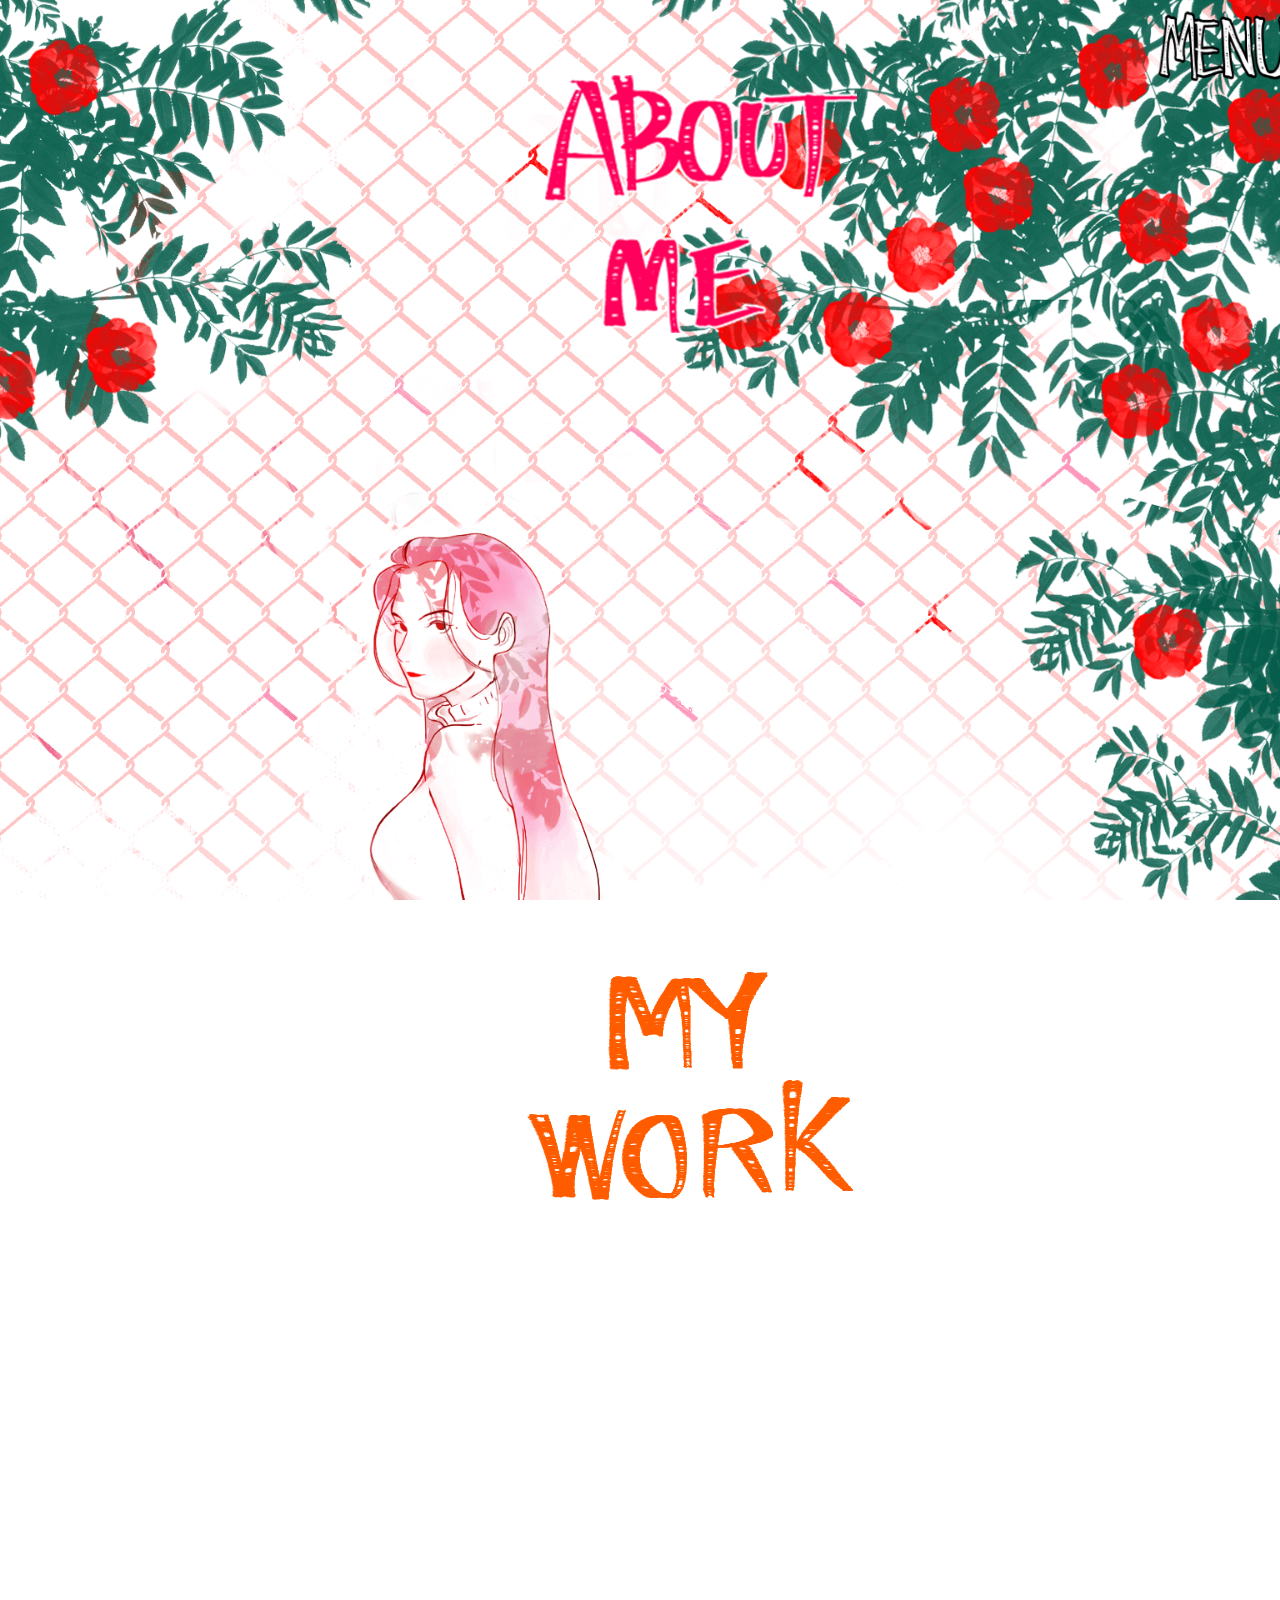
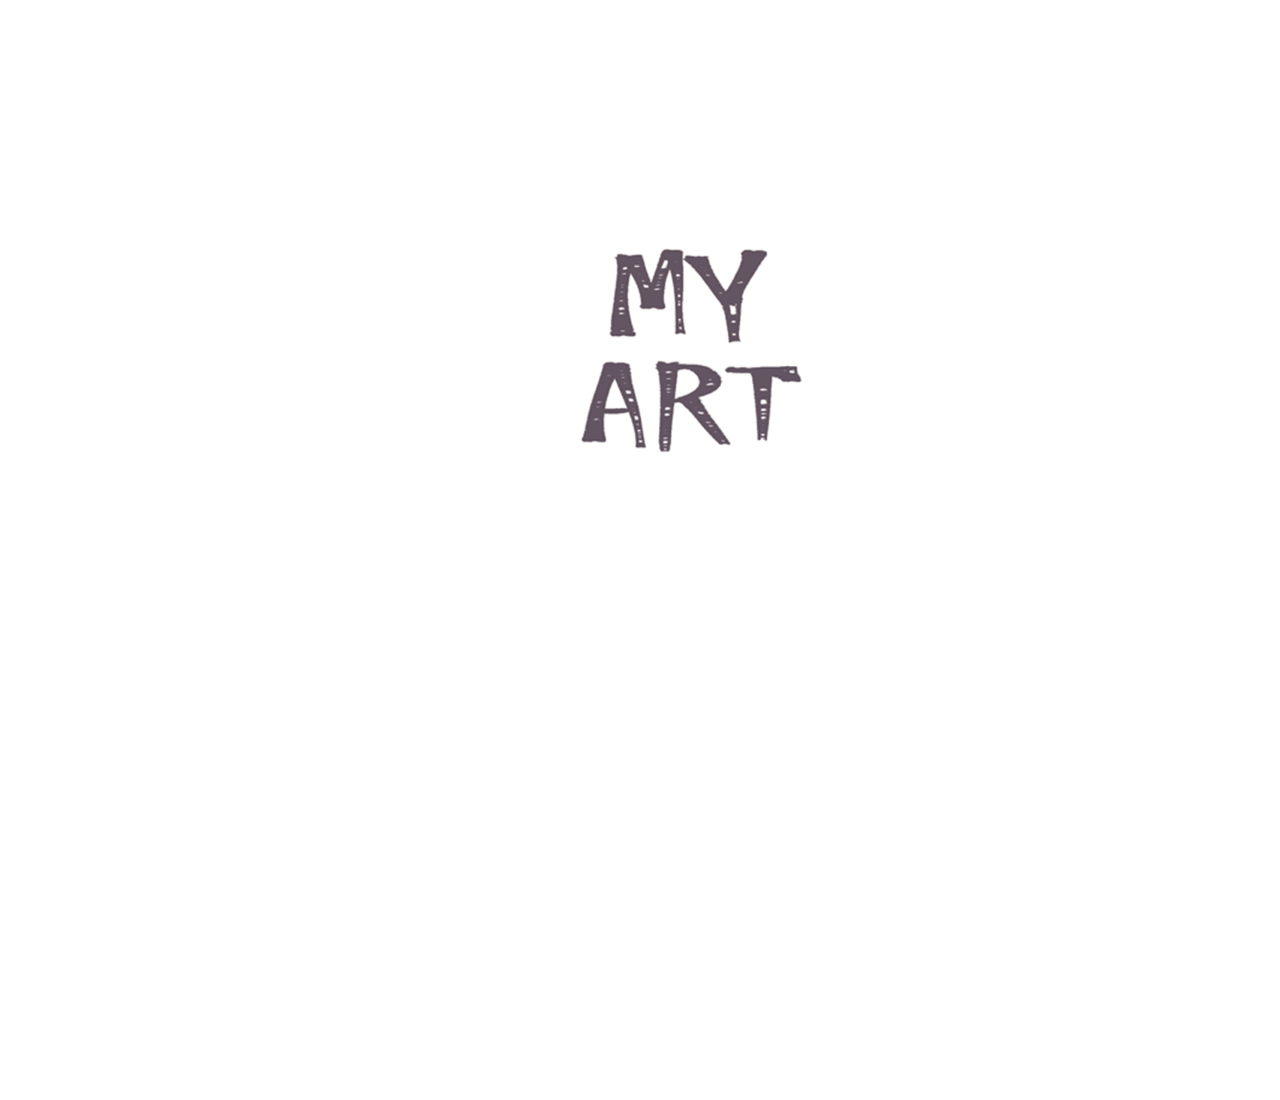
<file: index.html>
<!DOCTYPE html>
<html lang="ko">
	<head>

		<meta charset="UTF-8">
			<title>이유신의 포트폴리오</title>
				<link rel="stylesheet" type="text/css" href="common/reset.css">
				<script src="common/prefixfree.min.js"></script>
				<script src="common/jquery-3.3.1.min.js"></script>
				<script src="common/jquery-ui.min.js"></script>
				<script src="common/jquery.mousewheel.min.js"></script>
				<script src="parallaxScrollweb.js"></script>
	

				


				<style>
			html,body{height:100%}

			article:nth-child(1){background-image:url("image/아침.png");}
			article:nth-child(2){background-image:url("image/점심.jpg");}
			article:nth-child(3){background-image:url("image/저녁.png");}
			article{ width:100; height: 900px;
					 background-size: cover;
					 background-position: right center;
					 background-attachment:fixed;
					 position:relative; overflow:hidden;}


			section{ width:290px; height:250px; 
				position:absolute; left:41%;top:10%;}
		
			
			.aaa{background-size:cover;background-image:url("image/aboutme-text.png");width:400px; height:400px; top:0%; left:39%}			
			.bbb{background-size:cover;background-image:url("image/mywork-text.png"); width:400px; height:400px; left:39%;
			top:0%;}			
			.ccc{background-size:cover;background-image:url("image/myart-text.png"); width:300px; height:300px;
			top:0%; left:42%}

			section:hover{transform:scale(1.2);  transform-origin:50%;  transition:.2s;}

			
			.menu { width:250px; position:absolute; top:10px; right:10px; z-index:999; cursor:pointer; position:fixed;}
			.menu img { width:150px; height:100px;top:0%; left:90%; position:fixed; }
			nav { position:fixed; width:306px; height:100%; right:-306px; top:0; z-index:9999; background:url(image/long.png) no-repeat;}
			nav .gnb { position:absolute; top:150px; left:40px; }
			nav li { margin:20px 0; cursor:pointer;}
			nav .gnb img { width:240px; }

				
			.open{ position:absolute; background-image:url('image/menuback.png'); width:140px; height:150px; bottom:-20px; right:-10px; z-index:999; cursor:pointer;}


			

		</style>
			
	</head>

		
	<body>	

			<p class="menu"><img src="image/menu.png" alt="menu"></p> 
			<nav>
				<div class="open"><img src="../image/menuback.png" alt=""></div>   
    
    		<ul class="gnb">
    			<li><a href="page/aboutme.html"><img src="image/sidemenu1-1.png"></a></li>
    			<li><a href="page/mywork.html"><img src="image/sidemenu2-2.png"></a></li>
    			<li><a href="page/myart.html"><img src="image/sidemenu3-3.png"></a></li>
    		</ul>
        
        
        
    	</nav>

		<div>
			<article>
			<a href="page/aboutme.html"><section class="aaa"></section></a>
		    </article>

		    <article>
		
			<a href="page/mywork.html"><section class="bbb"></section></a>
		    </article>

			<article>
			
			<a href="page/myart.html"><section class="ccc"></section></a>
		    </article>

		</div>

			
			
		
	</body>
	<script>
			$(".open").click(function(){
				$("nav").animate({ right:-306 },400);
			});
			$(".menu").click(function(){
				$("nav").animate({ right:0 },400);
			});



			$('.menu').mouseenter(function(){
				$('.menu>img').attr("src","image/menuhover.png");
			});

			$('.menu').mouseleave(function(){
				$('.menu>img').attr("src","image/menu.png");
			});


			$('.open').mouseenter(function(){
				$('.open>img').attr("src","image/backhover.png");
			});

			$('.open').mouseleave(function(){
				$('.open>img').attr("src","image/menuback.png");
			});
	</script>		
</html>
</file>
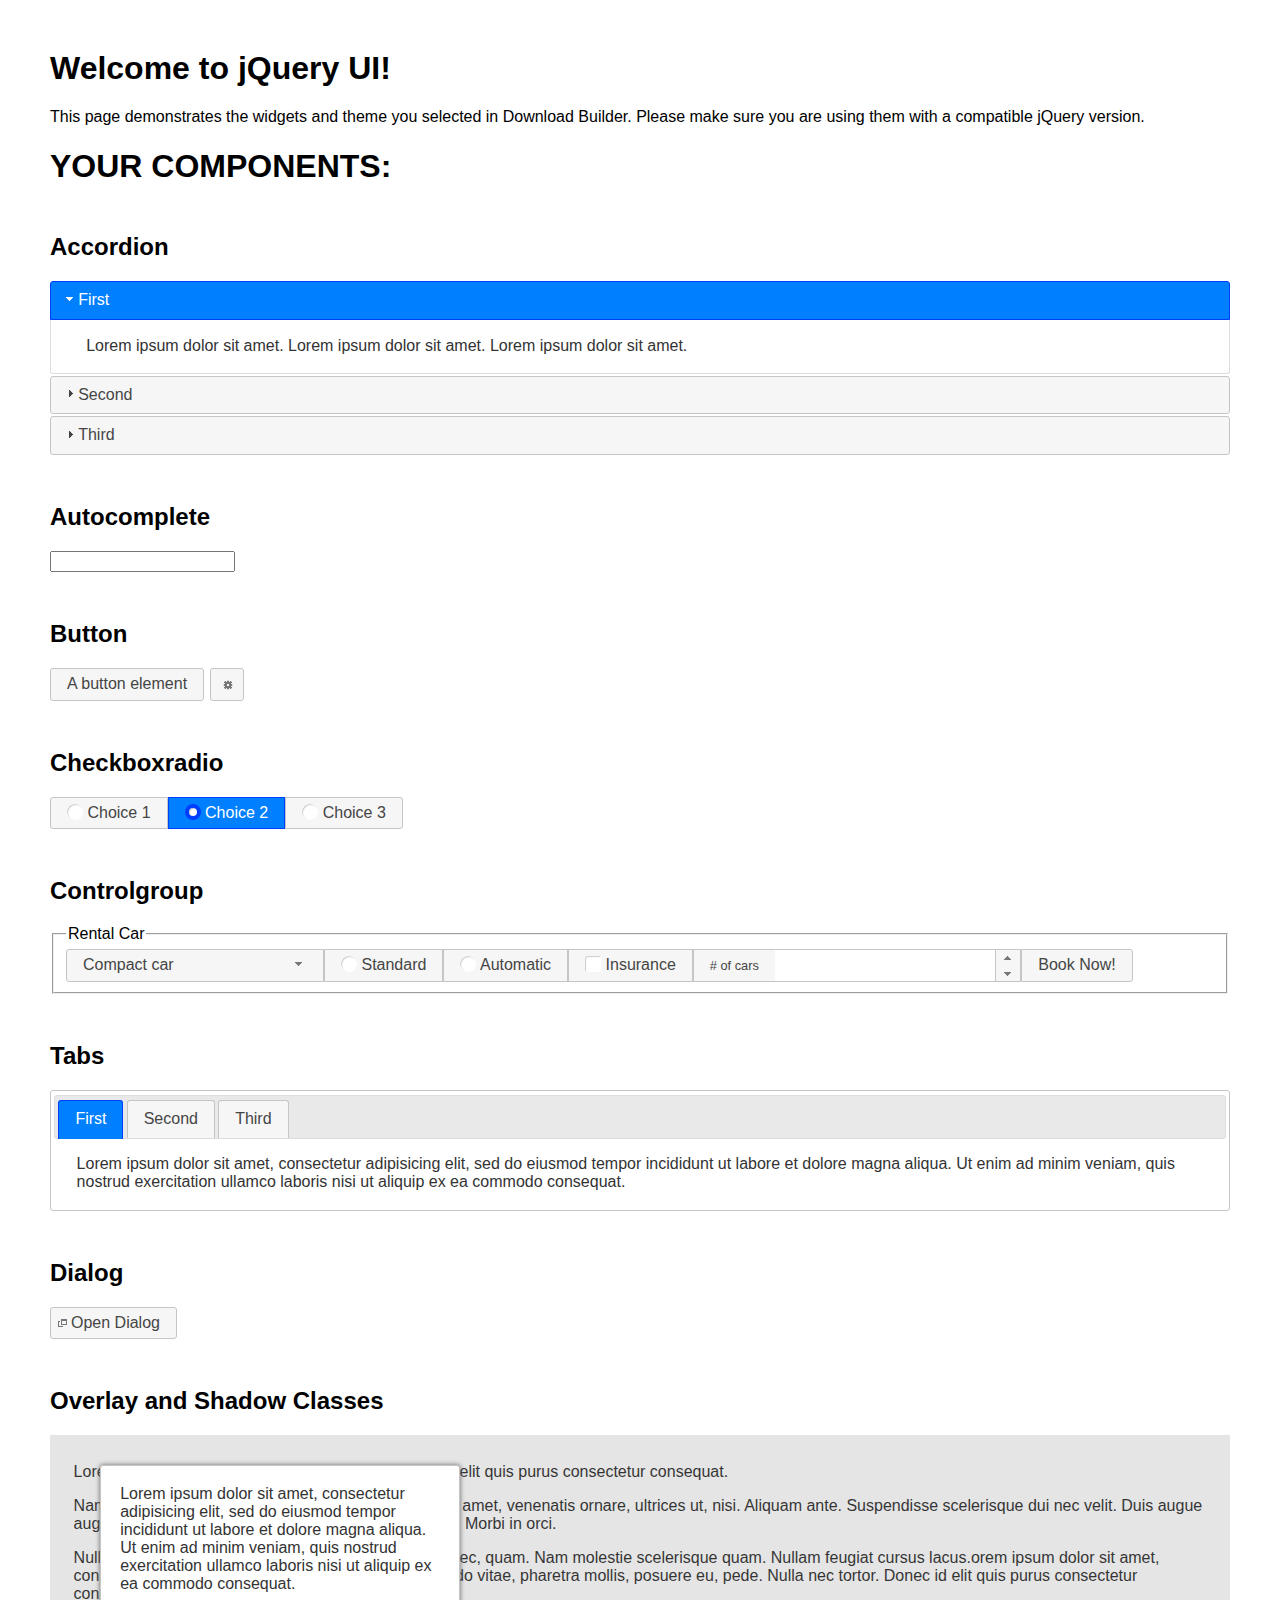
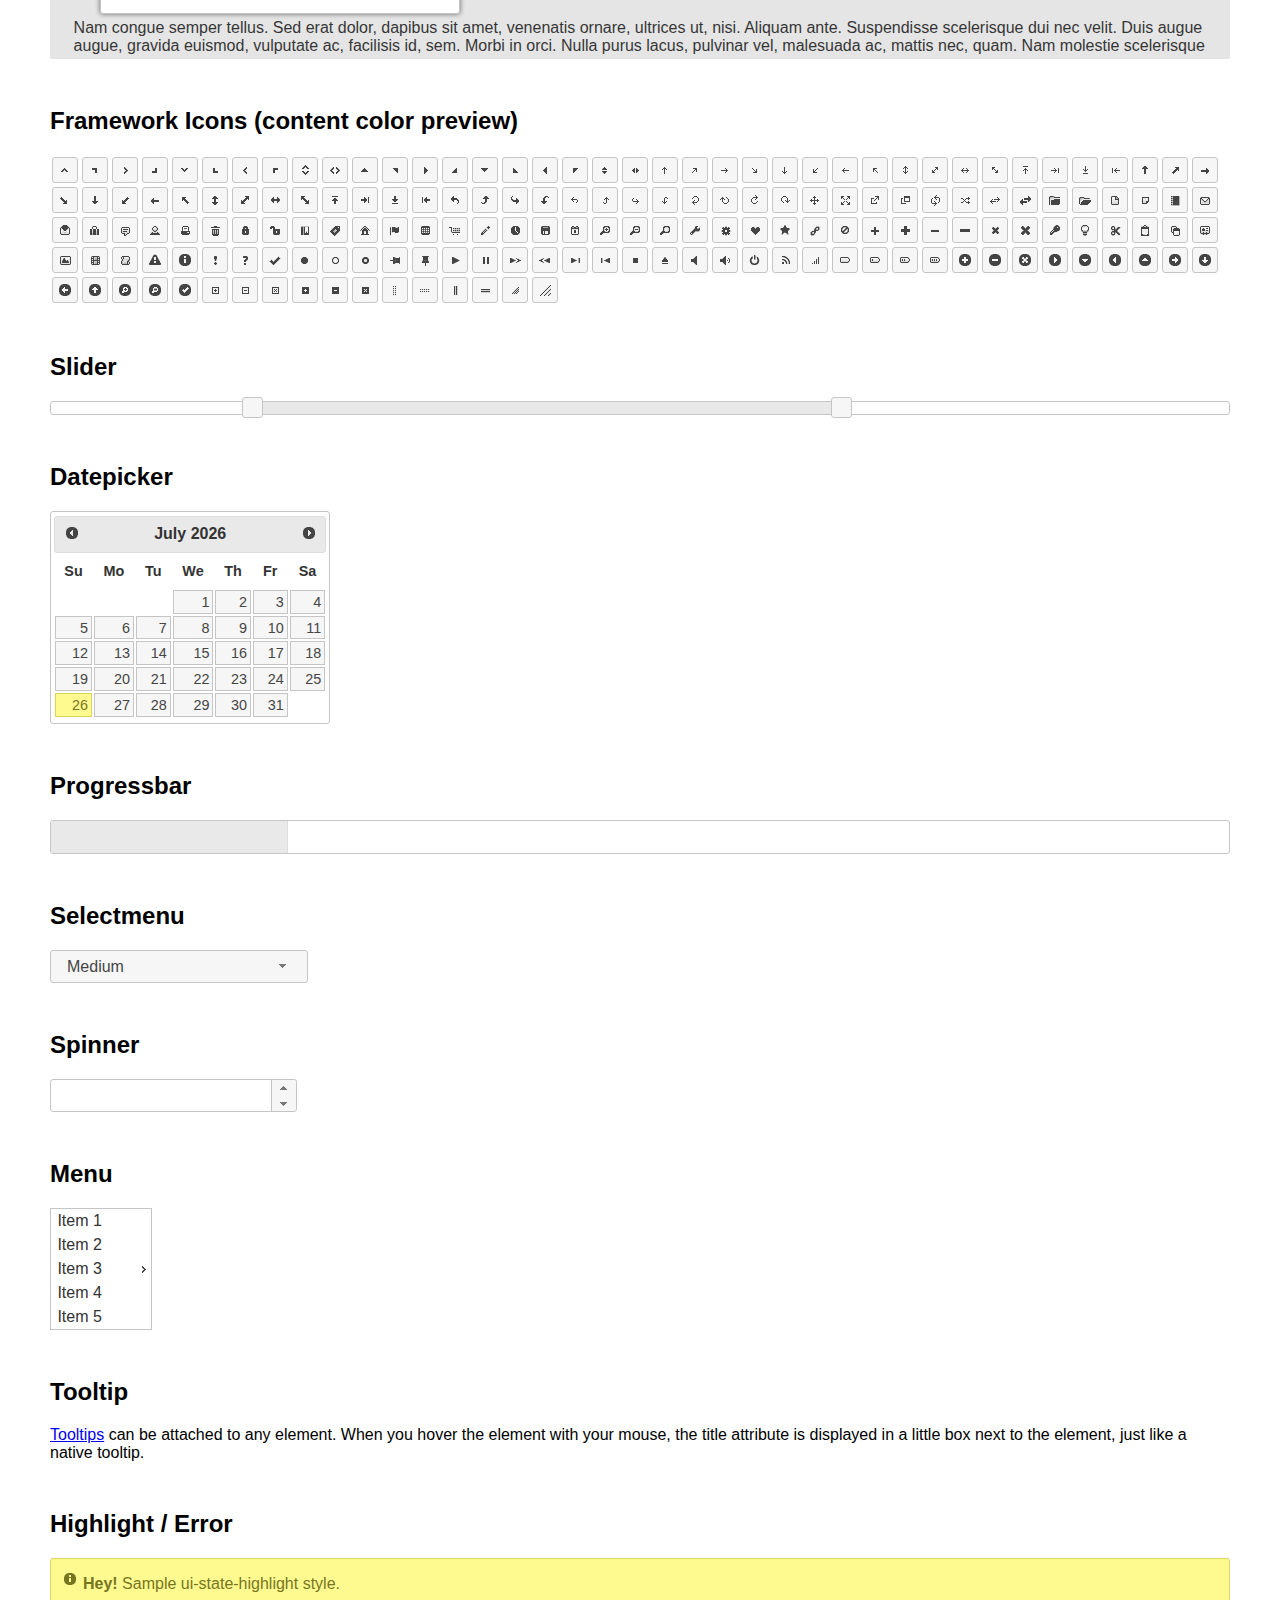
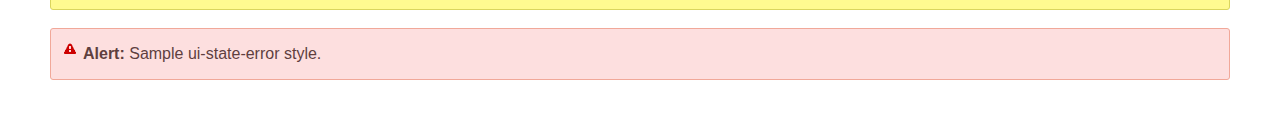
<file: common/jquery-ui-1.12.1.custom/index.html>
<!doctype html>
<html lang="us">
<head>
	<meta charset="utf-8">
	<title>jQuery UI Example Page</title>
	<link href="jquery-ui.css" rel="stylesheet">
	<style>
	body{
		font-family: "Trebuchet MS", sans-serif;
		margin: 50px;
	}
	.demoHeaders {
		margin-top: 2em;
	}
	#dialog-link {
		padding: .4em 1em .4em 20px;
		text-decoration: none;
		position: relative;
	}
	#dialog-link span.ui-icon {
		margin: 0 5px 0 0;
		position: absolute;
		left: .2em;
		top: 50%;
		margin-top: -8px;
	}
	#icons {
		margin: 0;
		padding: 0;
	}
	#icons li {
		margin: 2px;
		position: relative;
		padding: 4px 0;
		cursor: pointer;
		float: left;
		list-style: none;
	}
	#icons span.ui-icon {
		float: left;
		margin: 0 4px;
	}
	.fakewindowcontain .ui-widget-overlay {
		position: absolute;
	}
	select {
		width: 200px;
	}
	</style>
</head>
<body>

<h1>Welcome to jQuery UI!</h1>

<div class="ui-widget">
	<p>This page demonstrates the widgets and theme you selected in Download Builder. Please make sure you are using them with a compatible jQuery version.</p>
</div>

<h1>YOUR COMPONENTS:</h1>


<!-- Accordion -->
<h2 class="demoHeaders">Accordion</h2>
<div id="accordion">
	<h3>First</h3>
	<div>Lorem ipsum dolor sit amet. Lorem ipsum dolor sit amet. Lorem ipsum dolor sit amet.</div>
	<h3>Second</h3>
	<div>Phasellus mattis tincidunt nibh.</div>
	<h3>Third</h3>
	<div>Nam dui erat, auctor a, dignissim quis.</div>
</div>



<!-- Autocomplete -->
<h2 class="demoHeaders">Autocomplete</h2>
<div>
	<input id="autocomplete" title="type &quot;a&quot;">
</div>



<!-- Button -->
<h2 class="demoHeaders">Button</h2>
<button id="button">A button element</button>
<button id="button-icon">An icon-only button</button>



<!-- Checkboxradio -->
<h2 class="demoHeaders">Checkboxradio</h2>
<form style="margin-top: 1em;">
	<div id="radioset">
		<input type="radio" id="radio1" name="radio"><label for="radio1">Choice 1</label>
		<input type="radio" id="radio2" name="radio" checked="checked"><label for="radio2">Choice 2</label>
		<input type="radio" id="radio3" name="radio"><label for="radio3">Choice 3</label>
	</div>
</form>



<!-- Controlgroup -->
<h2 class="demoHeaders">Controlgroup</h2>
<fieldset>
	<legend>Rental Car</legend>
	<div id="controlgroup">
		<select id="car-type">
			<option>Compact car</option>
			<option>Midsize car</option>
			<option>Full size car</option>
			<option>SUV</option>
			<option>Luxury</option>
			<option>Truck</option>
			<option>Van</option>
		</select>
		<label for="transmission-standard">Standard</label>
		<input type="radio" name="transmission" id="transmission-standard">
		<label for="transmission-automatic">Automatic</label>
		<input type="radio" name="transmission" id="transmission-automatic">
		<label for="insurance">Insurance</label>
		<input type="checkbox" name="insurance" id="insurance">
		<label for="horizontal-spinner" class="ui-controlgroup-label"># of cars</label>
		<input id="horizontal-spinner" class="ui-spinner-input">
		<button>Book Now!</button>
	</div>
</fieldset>



<!-- Tabs -->
<h2 class="demoHeaders">Tabs</h2>
<div id="tabs">
	<ul>
		<li><a href="#tabs-1">First</a></li>
		<li><a href="#tabs-2">Second</a></li>
		<li><a href="#tabs-3">Third</a></li>
	</ul>
	<div id="tabs-1">Lorem ipsum dolor sit amet, consectetur adipisicing elit, sed do eiusmod tempor incididunt ut labore et dolore magna aliqua. Ut enim ad minim veniam, quis nostrud exercitation ullamco laboris nisi ut aliquip ex ea commodo consequat.</div>
	<div id="tabs-2">Phasellus mattis tincidunt nibh. Cras orci urna, blandit id, pretium vel, aliquet ornare, felis. Maecenas scelerisque sem non nisl. Fusce sed lorem in enim dictum bibendum.</div>
	<div id="tabs-3">Nam dui erat, auctor a, dignissim quis, sollicitudin eu, felis. Pellentesque nisi urna, interdum eget, sagittis et, consequat vestibulum, lacus. Mauris porttitor ullamcorper augue.</div>
</div>



<h2 class="demoHeaders">Dialog</h2>
<p>
	<button id="dialog-link" class="ui-button ui-corner-all ui-widget">
		<span class="ui-icon ui-icon-newwin"></span>Open Dialog
	</button>
</p>

<h2 class="demoHeaders">Overlay and Shadow Classes</h2>
<div style="position: relative; width: 96%; height: 200px; padding:1% 2%; overflow:hidden;" class="fakewindowcontain">
	<p>Lorem ipsum dolor sit amet,  Nulla nec tortor. Donec id elit quis purus consectetur consequat. </p><p>Nam congue semper tellus. Sed erat dolor, dapibus sit amet, venenatis ornare, ultrices ut, nisi. Aliquam ante. Suspendisse scelerisque dui nec velit. Duis augue augue, gravida euismod, vulputate ac, facilisis id, sem. Morbi in orci. </p><p>Nulla purus lacus, pulvinar vel, malesuada ac, mattis nec, quam. Nam molestie scelerisque quam. Nullam feugiat cursus lacus.orem ipsum dolor sit amet, consectetur adipiscing elit. Donec libero risus, commodo vitae, pharetra mollis, posuere eu, pede. Nulla nec tortor. Donec id elit quis purus consectetur consequat. </p><p>Nam congue semper tellus. Sed erat dolor, dapibus sit amet, venenatis ornare, ultrices ut, nisi. Aliquam ante. Suspendisse scelerisque dui nec velit. Duis augue augue, gravida euismod, vulputate ac, facilisis id, sem. Morbi in orci. Nulla purus lacus, pulvinar vel, malesuada ac, mattis nec, quam. Nam molestie scelerisque quam. </p><p>Nullam feugiat cursus lacus.orem ipsum dolor sit amet, consectetur adipiscing elit. Donec libero risus, commodo vitae, pharetra mollis, posuere eu, pede. Nulla nec tortor. Donec id elit quis purus consectetur consequat. Nam congue semper tellus. Sed erat dolor, dapibus sit amet, venenatis ornare, ultrices ut, nisi. Aliquam ante. </p><p>Suspendisse scelerisque dui nec velit. Duis augue augue, gravida euismod, vulputate ac, facilisis id, sem. Morbi in orci. Nulla purus lacus, pulvinar vel, malesuada ac, mattis nec, quam. Nam molestie scelerisque quam. Nullam feugiat cursus lacus.orem ipsum dolor sit amet, consectetur adipiscing elit. Donec libero risus, commodo vitae, pharetra mollis, posuere eu, pede. Nulla nec tortor. Donec id elit quis purus consectetur consequat. Nam congue semper tellus. Sed erat dolor, dapibus sit amet, venenatis ornare, ultrices ut, nisi. </p>

	<!-- ui-dialog -->
	<div class="ui-widget-overlay ui-front"></div>
	<div style="position: absolute; width: 320px; left: 50px; top: 30px; padding: 1.2em" class="ui-widget ui-front ui-widget-content ui-corner-all ui-widget-shadow">
		Lorem ipsum dolor sit amet, consectetur adipisicing elit, sed do eiusmod tempor incididunt ut labore et dolore magna aliqua. Ut enim ad minim veniam, quis nostrud exercitation ullamco laboris nisi ut aliquip ex ea commodo consequat.
	</div>

</div>

<!-- ui-dialog -->
<div id="dialog" title="Dialog Title">
	<p>Lorem ipsum dolor sit amet, consectetur adipisicing elit, sed do eiusmod tempor incididunt ut labore et dolore magna aliqua. Ut enim ad minim veniam, quis nostrud exercitation ullamco laboris nisi ut aliquip ex ea commodo consequat.</p>
</div>



<h2 class="demoHeaders">Framework Icons (content color preview)</h2>
<ul id="icons" class="ui-widget ui-helper-clearfix">
	<li class="ui-state-default ui-corner-all" title=".ui-icon-caret-1-n"><span class="ui-icon ui-icon-caret-1-n"></span></li>
	<li class="ui-state-default ui-corner-all" title=".ui-icon-caret-1-ne"><span class="ui-icon ui-icon-caret-1-ne"></span></li>
	<li class="ui-state-default ui-corner-all" title=".ui-icon-caret-1-e"><span class="ui-icon ui-icon-caret-1-e"></span></li>
	<li class="ui-state-default ui-corner-all" title=".ui-icon-caret-1-se"><span class="ui-icon ui-icon-caret-1-se"></span></li>
	<li class="ui-state-default ui-corner-all" title=".ui-icon-caret-1-s"><span class="ui-icon ui-icon-caret-1-s"></span></li>
	<li class="ui-state-default ui-corner-all" title=".ui-icon-caret-1-sw"><span class="ui-icon ui-icon-caret-1-sw"></span></li>
	<li class="ui-state-default ui-corner-all" title=".ui-icon-caret-1-w"><span class="ui-icon ui-icon-caret-1-w"></span></li>
	<li class="ui-state-default ui-corner-all" title=".ui-icon-caret-1-nw"><span class="ui-icon ui-icon-caret-1-nw"></span></li>
	<li class="ui-state-default ui-corner-all" title=".ui-icon-caret-2-n-s"><span class="ui-icon ui-icon-caret-2-n-s"></span></li>
	<li class="ui-state-default ui-corner-all" title=".ui-icon-caret-2-e-w"><span class="ui-icon ui-icon-caret-2-e-w"></span></li>
	<li class="ui-state-default ui-corner-all" title=".ui-icon-triangle-1-n"><span class="ui-icon ui-icon-triangle-1-n"></span></li>
	<li class="ui-state-default ui-corner-all" title=".ui-icon-triangle-1-ne"><span class="ui-icon ui-icon-triangle-1-ne"></span></li>
	<li class="ui-state-default ui-corner-all" title=".ui-icon-triangle-1-e"><span class="ui-icon ui-icon-triangle-1-e"></span></li>
	<li class="ui-state-default ui-corner-all" title=".ui-icon-triangle-1-se"><span class="ui-icon ui-icon-triangle-1-se"></span></li>
	<li class="ui-state-default ui-corner-all" title=".ui-icon-triangle-1-s"><span class="ui-icon ui-icon-triangle-1-s"></span></li>
	<li class="ui-state-default ui-corner-all" title=".ui-icon-triangle-1-sw"><span class="ui-icon ui-icon-triangle-1-sw"></span></li>
	<li class="ui-state-default ui-corner-all" title=".ui-icon-triangle-1-w"><span class="ui-icon ui-icon-triangle-1-w"></span></li>
	<li class="ui-state-default ui-corner-all" title=".ui-icon-triangle-1-nw"><span class="ui-icon ui-icon-triangle-1-nw"></span></li>
	<li class="ui-state-default ui-corner-all" title=".ui-icon-triangle-2-n-s"><span class="ui-icon ui-icon-triangle-2-n-s"></span></li>
	<li class="ui-state-default ui-corner-all" title=".ui-icon-triangle-2-e-w"><span class="ui-icon ui-icon-triangle-2-e-w"></span></li>
	<li class="ui-state-default ui-corner-all" title=".ui-icon-arrow-1-n"><span class="ui-icon ui-icon-arrow-1-n"></span></li>
	<li class="ui-state-default ui-corner-all" title=".ui-icon-arrow-1-ne"><span class="ui-icon ui-icon-arrow-1-ne"></span></li>
	<li class="ui-state-default ui-corner-all" title=".ui-icon-arrow-1-e"><span class="ui-icon ui-icon-arrow-1-e"></span></li>
	<li class="ui-state-default ui-corner-all" title=".ui-icon-arrow-1-se"><span class="ui-icon ui-icon-arrow-1-se"></span></li>
	<li class="ui-state-default ui-corner-all" title=".ui-icon-arrow-1-s"><span class="ui-icon ui-icon-arrow-1-s"></span></li>
	<li class="ui-state-default ui-corner-all" title=".ui-icon-arrow-1-sw"><span class="ui-icon ui-icon-arrow-1-sw"></span></li>
	<li class="ui-state-default ui-corner-all" title=".ui-icon-arrow-1-w"><span class="ui-icon ui-icon-arrow-1-w"></span></li>
	<li class="ui-state-default ui-corner-all" title=".ui-icon-arrow-1-nw"><span class="ui-icon ui-icon-arrow-1-nw"></span></li>
	<li class="ui-state-default ui-corner-all" title=".ui-icon-arrow-2-n-s"><span class="ui-icon ui-icon-arrow-2-n-s"></span></li>
	<li class="ui-state-default ui-corner-all" title=".ui-icon-arrow-2-ne-sw"><span class="ui-icon ui-icon-arrow-2-ne-sw"></span></li>
	<li class="ui-state-default ui-corner-all" title=".ui-icon-arrow-2-e-w"><span class="ui-icon ui-icon-arrow-2-e-w"></span></li>
	<li class="ui-state-default ui-corner-all" title=".ui-icon-arrow-2-se-nw"><span class="ui-icon ui-icon-arrow-2-se-nw"></span></li>
	<li class="ui-state-default ui-corner-all" title=".ui-icon-arrowstop-1-n"><span class="ui-icon ui-icon-arrowstop-1-n"></span></li>
	<li class="ui-state-default ui-corner-all" title=".ui-icon-arrowstop-1-e"><span class="ui-icon ui-icon-arrowstop-1-e"></span></li>
	<li class="ui-state-default ui-corner-all" title=".ui-icon-arrowstop-1-s"><span class="ui-icon ui-icon-arrowstop-1-s"></span></li>
	<li class="ui-state-default ui-corner-all" title=".ui-icon-arrowstop-1-w"><span class="ui-icon ui-icon-arrowstop-1-w"></span></li>
	<li class="ui-state-default ui-corner-all" title=".ui-icon-arrowthick-1-n"><span class="ui-icon ui-icon-arrowthick-1-n"></span></li>
	<li class="ui-state-default ui-corner-all" title=".ui-icon-arrowthick-1-ne"><span class="ui-icon ui-icon-arrowthick-1-ne"></span></li>
	<li class="ui-state-default ui-corner-all" title=".ui-icon-arrowthick-1-e"><span class="ui-icon ui-icon-arrowthick-1-e"></span></li>
	<li class="ui-state-default ui-corner-all" title=".ui-icon-arrowthick-1-se"><span class="ui-icon ui-icon-arrowthick-1-se"></span></li>
	<li class="ui-state-default ui-corner-all" title=".ui-icon-arrowthick-1-s"><span class="ui-icon ui-icon-arrowthick-1-s"></span></li>
	<li class="ui-state-default ui-corner-all" title=".ui-icon-arrowthick-1-sw"><span class="ui-icon ui-icon-arrowthick-1-sw"></span></li>
	<li class="ui-state-default ui-corner-all" title=".ui-icon-arrowthick-1-w"><span class="ui-icon ui-icon-arrowthick-1-w"></span></li>
	<li class="ui-state-default ui-corner-all" title=".ui-icon-arrowthick-1-nw"><span class="ui-icon ui-icon-arrowthick-1-nw"></span></li>
	<li class="ui-state-default ui-corner-all" title=".ui-icon-arrowthick-2-n-s"><span class="ui-icon ui-icon-arrowthick-2-n-s"></span></li>
	<li class="ui-state-default ui-corner-all" title=".ui-icon-arrowthick-2-ne-sw"><span class="ui-icon ui-icon-arrowthick-2-ne-sw"></span></li>
	<li class="ui-state-default ui-corner-all" title=".ui-icon-arrowthick-2-e-w"><span class="ui-icon ui-icon-arrowthick-2-e-w"></span></li>
	<li class="ui-state-default ui-corner-all" title=".ui-icon-arrowthick-2-se-nw"><span class="ui-icon ui-icon-arrowthick-2-se-nw"></span></li>
	<li class="ui-state-default ui-corner-all" title=".ui-icon-arrowthickstop-1-n"><span class="ui-icon ui-icon-arrowthickstop-1-n"></span></li>
	<li class="ui-state-default ui-corner-all" title=".ui-icon-arrowthickstop-1-e"><span class="ui-icon ui-icon-arrowthickstop-1-e"></span></li>
	<li class="ui-state-default ui-corner-all" title=".ui-icon-arrowthickstop-1-s"><span class="ui-icon ui-icon-arrowthickstop-1-s"></span></li>
	<li class="ui-state-default ui-corner-all" title=".ui-icon-arrowthickstop-1-w"><span class="ui-icon ui-icon-arrowthickstop-1-w"></span></li>
	<li class="ui-state-default ui-corner-all" title=".ui-icon-arrowreturnthick-1-w"><span class="ui-icon ui-icon-arrowreturnthick-1-w"></span></li>
	<li class="ui-state-default ui-corner-all" title=".ui-icon-arrowreturnthick-1-n"><span class="ui-icon ui-icon-arrowreturnthick-1-n"></span></li>
	<li class="ui-state-default ui-corner-all" title=".ui-icon-arrowreturnthick-1-e"><span class="ui-icon ui-icon-arrowreturnthick-1-e"></span></li>
	<li class="ui-state-default ui-corner-all" title=".ui-icon-arrowreturnthick-1-s"><span class="ui-icon ui-icon-arrowreturnthick-1-s"></span></li>
	<li class="ui-state-default ui-corner-all" title=".ui-icon-arrowreturn-1-w"><span class="ui-icon ui-icon-arrowreturn-1-w"></span></li>
	<li class="ui-state-default ui-corner-all" title=".ui-icon-arrowreturn-1-n"><span class="ui-icon ui-icon-arrowreturn-1-n"></span></li>
	<li class="ui-state-default ui-corner-all" title=".ui-icon-arrowreturn-1-e"><span class="ui-icon ui-icon-arrowreturn-1-e"></span></li>
	<li class="ui-state-default ui-corner-all" title=".ui-icon-arrowreturn-1-s"><span class="ui-icon ui-icon-arrowreturn-1-s"></span></li>
	<li class="ui-state-default ui-corner-all" title=".ui-icon-arrowrefresh-1-w"><span class="ui-icon ui-icon-arrowrefresh-1-w"></span></li>
	<li class="ui-state-default ui-corner-all" title=".ui-icon-arrowrefresh-1-n"><span class="ui-icon ui-icon-arrowrefresh-1-n"></span></li>
	<li class="ui-state-default ui-corner-all" title=".ui-icon-arrowrefresh-1-e"><span class="ui-icon ui-icon-arrowrefresh-1-e"></span></li>
	<li class="ui-state-default ui-corner-all" title=".ui-icon-arrowrefresh-1-s"><span class="ui-icon ui-icon-arrowrefresh-1-s"></span></li>
	<li class="ui-state-default ui-corner-all" title=".ui-icon-arrow-4"><span class="ui-icon ui-icon-arrow-4"></span></li>
	<li class="ui-state-default ui-corner-all" title=".ui-icon-arrow-4-diag"><span class="ui-icon ui-icon-arrow-4-diag"></span></li>
	<li class="ui-state-default ui-corner-all" title=".ui-icon-extlink"><span class="ui-icon ui-icon-extlink"></span></li>
	<li class="ui-state-default ui-corner-all" title=".ui-icon-newwin"><span class="ui-icon ui-icon-newwin"></span></li>
	<li class="ui-state-default ui-corner-all" title=".ui-icon-refresh"><span class="ui-icon ui-icon-refresh"></span></li>
	<li class="ui-state-default ui-corner-all" title=".ui-icon-shuffle"><span class="ui-icon ui-icon-shuffle"></span></li>
	<li class="ui-state-default ui-corner-all" title=".ui-icon-transfer-e-w"><span class="ui-icon ui-icon-transfer-e-w"></span></li>
	<li class="ui-state-default ui-corner-all" title=".ui-icon-transferthick-e-w"><span class="ui-icon ui-icon-transferthick-e-w"></span></li>
	<li class="ui-state-default ui-corner-all" title=".ui-icon-folder-collapsed"><span class="ui-icon ui-icon-folder-collapsed"></span></li>
	<li class="ui-state-default ui-corner-all" title=".ui-icon-folder-open"><span class="ui-icon ui-icon-folder-open"></span></li>
	<li class="ui-state-default ui-corner-all" title=".ui-icon-document"><span class="ui-icon ui-icon-document"></span></li>
	<li class="ui-state-default ui-corner-all" title=".ui-icon-document-b"><span class="ui-icon ui-icon-document-b"></span></li>
	<li class="ui-state-default ui-corner-all" title=".ui-icon-note"><span class="ui-icon ui-icon-note"></span></li>
	<li class="ui-state-default ui-corner-all" title=".ui-icon-mail-closed"><span class="ui-icon ui-icon-mail-closed"></span></li>
	<li class="ui-state-default ui-corner-all" title=".ui-icon-mail-open"><span class="ui-icon ui-icon-mail-open"></span></li>
	<li class="ui-state-default ui-corner-all" title=".ui-icon-suitcase"><span class="ui-icon ui-icon-suitcase"></span></li>
	<li class="ui-state-default ui-corner-all" title=".ui-icon-comment"><span class="ui-icon ui-icon-comment"></span></li>
	<li class="ui-state-default ui-corner-all" title=".ui-icon-person"><span class="ui-icon ui-icon-person"></span></li>
	<li class="ui-state-default ui-corner-all" title=".ui-icon-print"><span class="ui-icon ui-icon-print"></span></li>
	<li class="ui-state-default ui-corner-all" title=".ui-icon-trash"><span class="ui-icon ui-icon-trash"></span></li>
	<li class="ui-state-default ui-corner-all" title=".ui-icon-locked"><span class="ui-icon ui-icon-locked"></span></li>
	<li class="ui-state-default ui-corner-all" title=".ui-icon-unlocked"><span class="ui-icon ui-icon-unlocked"></span></li>
	<li class="ui-state-default ui-corner-all" title=".ui-icon-bookmark"><span class="ui-icon ui-icon-bookmark"></span></li>
	<li class="ui-state-default ui-corner-all" title=".ui-icon-tag"><span class="ui-icon ui-icon-tag"></span></li>
	<li class="ui-state-default ui-corner-all" title=".ui-icon-home"><span class="ui-icon ui-icon-home"></span></li>
	<li class="ui-state-default ui-corner-all" title=".ui-icon-flag"><span class="ui-icon ui-icon-flag"></span></li>
	<li class="ui-state-default ui-corner-all" title=".ui-icon-calculator"><span class="ui-icon ui-icon-calculator"></span></li>
	<li class="ui-state-default ui-corner-all" title=".ui-icon-cart"><span class="ui-icon ui-icon-cart"></span></li>
	<li class="ui-state-default ui-corner-all" title=".ui-icon-pencil"><span class="ui-icon ui-icon-pencil"></span></li>
	<li class="ui-state-default ui-corner-all" title=".ui-icon-clock"><span class="ui-icon ui-icon-clock"></span></li>
	<li class="ui-state-default ui-corner-all" title=".ui-icon-disk"><span class="ui-icon ui-icon-disk"></span></li>
	<li class="ui-state-default ui-corner-all" title=".ui-icon-calendar"><span class="ui-icon ui-icon-calendar"></span></li>
	<li class="ui-state-default ui-corner-all" title=".ui-icon-zoomin"><span class="ui-icon ui-icon-zoomin"></span></li>
	<li class="ui-state-default ui-corner-all" title=".ui-icon-zoomout"><span class="ui-icon ui-icon-zoomout"></span></li>
	<li class="ui-state-default ui-corner-all" title=".ui-icon-search"><span class="ui-icon ui-icon-search"></span></li>
	<li class="ui-state-default ui-corner-all" title=".ui-icon-wrench"><span class="ui-icon ui-icon-wrench"></span></li>
	<li class="ui-state-default ui-corner-all" title=".ui-icon-gear"><span class="ui-icon ui-icon-gear"></span></li>
	<li class="ui-state-default ui-corner-all" title=".ui-icon-heart"><span class="ui-icon ui-icon-heart"></span></li>
	<li class="ui-state-default ui-corner-all" title=".ui-icon-star"><span class="ui-icon ui-icon-star"></span></li>
	<li class="ui-state-default ui-corner-all" title=".ui-icon-link"><span class="ui-icon ui-icon-link"></span></li>
	<li class="ui-state-default ui-corner-all" title=".ui-icon-cancel"><span class="ui-icon ui-icon-cancel"></span></li>
	<li class="ui-state-default ui-corner-all" title=".ui-icon-plus"><span class="ui-icon ui-icon-plus"></span></li>
	<li class="ui-state-default ui-corner-all" title=".ui-icon-plusthick"><span class="ui-icon ui-icon-plusthick"></span></li>
	<li class="ui-state-default ui-corner-all" title=".ui-icon-minus"><span class="ui-icon ui-icon-minus"></span></li>
	<li class="ui-state-default ui-corner-all" title=".ui-icon-minusthick"><span class="ui-icon ui-icon-minusthick"></span></li>
	<li class="ui-state-default ui-corner-all" title=".ui-icon-close"><span class="ui-icon ui-icon-close"></span></li>
	<li class="ui-state-default ui-corner-all" title=".ui-icon-closethick"><span class="ui-icon ui-icon-closethick"></span></li>
	<li class="ui-state-default ui-corner-all" title=".ui-icon-key"><span class="ui-icon ui-icon-key"></span></li>
	<li class="ui-state-default ui-corner-all" title=".ui-icon-lightbulb"><span class="ui-icon ui-icon-lightbulb"></span></li>
	<li class="ui-state-default ui-corner-all" title=".ui-icon-scissors"><span class="ui-icon ui-icon-scissors"></span></li>
	<li class="ui-state-default ui-corner-all" title=".ui-icon-clipboard"><span class="ui-icon ui-icon-clipboard"></span></li>
	<li class="ui-state-default ui-corner-all" title=".ui-icon-copy"><span class="ui-icon ui-icon-copy"></span></li>
	<li class="ui-state-default ui-corner-all" title=".ui-icon-contact"><span class="ui-icon ui-icon-contact"></span></li>
	<li class="ui-state-default ui-corner-all" title=".ui-icon-image"><span class="ui-icon ui-icon-image"></span></li>
	<li class="ui-state-default ui-corner-all" title=".ui-icon-video"><span class="ui-icon ui-icon-video"></span></li>
	<li class="ui-state-default ui-corner-all" title=".ui-icon-script"><span class="ui-icon ui-icon-script"></span></li>
	<li class="ui-state-default ui-corner-all" title=".ui-icon-alert"><span class="ui-icon ui-icon-alert"></span></li>
	<li class="ui-state-default ui-corner-all" title=".ui-icon-info"><span class="ui-icon ui-icon-info"></span></li>
	<li class="ui-state-default ui-corner-all" title=".ui-icon-notice"><span class="ui-icon ui-icon-notice"></span></li>
	<li class="ui-state-default ui-corner-all" title=".ui-icon-help"><span class="ui-icon ui-icon-help"></span></li>
	<li class="ui-state-default ui-corner-all" title=".ui-icon-check"><span class="ui-icon ui-icon-check"></span></li>
	<li class="ui-state-default ui-corner-all" title=".ui-icon-bullet"><span class="ui-icon ui-icon-bullet"></span></li>
	<li class="ui-state-default ui-corner-all" title=".ui-icon-radio-off"><span class="ui-icon ui-icon-radio-off"></span></li>
	<li class="ui-state-default ui-corner-all" title=".ui-icon-radio-on"><span class="ui-icon ui-icon-radio-on"></span></li>
	<li class="ui-state-default ui-corner-all" title=".ui-icon-pin-w"><span class="ui-icon ui-icon-pin-w"></span></li>
	<li class="ui-state-default ui-corner-all" title=".ui-icon-pin-s"><span class="ui-icon ui-icon-pin-s"></span></li>
	<li class="ui-state-default ui-corner-all" title=".ui-icon-play"><span class="ui-icon ui-icon-play"></span></li>
	<li class="ui-state-default ui-corner-all" title=".ui-icon-pause"><span class="ui-icon ui-icon-pause"></span></li>
	<li class="ui-state-default ui-corner-all" title=".ui-icon-seek-next"><span class="ui-icon ui-icon-seek-next"></span></li>
	<li class="ui-state-default ui-corner-all" title=".ui-icon-seek-prev"><span class="ui-icon ui-icon-seek-prev"></span></li>
	<li class="ui-state-default ui-corner-all" title=".ui-icon-seek-end"><span class="ui-icon ui-icon-seek-end"></span></li>
	<li class="ui-state-default ui-corner-all" title=".ui-icon-seek-first"><span class="ui-icon ui-icon-seek-first"></span></li>
	<li class="ui-state-default ui-corner-all" title=".ui-icon-stop"><span class="ui-icon ui-icon-stop"></span></li>
	<li class="ui-state-default ui-corner-all" title=".ui-icon-eject"><span class="ui-icon ui-icon-eject"></span></li>
	<li class="ui-state-default ui-corner-all" title=".ui-icon-volume-off"><span class="ui-icon ui-icon-volume-off"></span></li>
	<li class="ui-state-default ui-corner-all" title=".ui-icon-volume-on"><span class="ui-icon ui-icon-volume-on"></span></li>
	<li class="ui-state-default ui-corner-all" title=".ui-icon-power"><span class="ui-icon ui-icon-power"></span></li>
	<li class="ui-state-default ui-corner-all" title=".ui-icon-signal-diag"><span class="ui-icon ui-icon-signal-diag"></span></li>
	<li class="ui-state-default ui-corner-all" title=".ui-icon-signal"><span class="ui-icon ui-icon-signal"></span></li>
	<li class="ui-state-default ui-corner-all" title=".ui-icon-battery-0"><span class="ui-icon ui-icon-battery-0"></span></li>
	<li class="ui-state-default ui-corner-all" title=".ui-icon-battery-1"><span class="ui-icon ui-icon-battery-1"></span></li>
	<li class="ui-state-default ui-corner-all" title=".ui-icon-battery-2"><span class="ui-icon ui-icon-battery-2"></span></li>
	<li class="ui-state-default ui-corner-all" title=".ui-icon-battery-3"><span class="ui-icon ui-icon-battery-3"></span></li>
	<li class="ui-state-default ui-corner-all" title=".ui-icon-circle-plus"><span class="ui-icon ui-icon-circle-plus"></span></li>
	<li class="ui-state-default ui-corner-all" title=".ui-icon-circle-minus"><span class="ui-icon ui-icon-circle-minus"></span></li>
	<li class="ui-state-default ui-corner-all" title=".ui-icon-circle-close"><span class="ui-icon ui-icon-circle-close"></span></li>
	<li class="ui-state-default ui-corner-all" title=".ui-icon-circle-triangle-e"><span class="ui-icon ui-icon-circle-triangle-e"></span></li>
	<li class="ui-state-default ui-corner-all" title=".ui-icon-circle-triangle-s"><span class="ui-icon ui-icon-circle-triangle-s"></span></li>
	<li class="ui-state-default ui-corner-all" title=".ui-icon-circle-triangle-w"><span class="ui-icon ui-icon-circle-triangle-w"></span></li>
	<li class="ui-state-default ui-corner-all" title=".ui-icon-circle-triangle-n"><span class="ui-icon ui-icon-circle-triangle-n"></span></li>
	<li class="ui-state-default ui-corner-all" title=".ui-icon-circle-arrow-e"><span class="ui-icon ui-icon-circle-arrow-e"></span></li>
	<li class="ui-state-default ui-corner-all" title=".ui-icon-circle-arrow-s"><span class="ui-icon ui-icon-circle-arrow-s"></span></li>
	<li class="ui-state-default ui-corner-all" title=".ui-icon-circle-arrow-w"><span class="ui-icon ui-icon-circle-arrow-w"></span></li>
	<li class="ui-state-default ui-corner-all" title=".ui-icon-circle-arrow-n"><span class="ui-icon ui-icon-circle-arrow-n"></span></li>
	<li class="ui-state-default ui-corner-all" title=".ui-icon-circle-zoomin"><span class="ui-icon ui-icon-circle-zoomin"></span></li>
	<li class="ui-state-default ui-corner-all" title=".ui-icon-circle-zoomout"><span class="ui-icon ui-icon-circle-zoomout"></span></li>
	<li class="ui-state-default ui-corner-all" title=".ui-icon-circle-check"><span class="ui-icon ui-icon-circle-check"></span></li>
	<li class="ui-state-default ui-corner-all" title=".ui-icon-circlesmall-plus"><span class="ui-icon ui-icon-circlesmall-plus"></span></li>
	<li class="ui-state-default ui-corner-all" title=".ui-icon-circlesmall-minus"><span class="ui-icon ui-icon-circlesmall-minus"></span></li>
	<li class="ui-state-default ui-corner-all" title=".ui-icon-circlesmall-close"><span class="ui-icon ui-icon-circlesmall-close"></span></li>
	<li class="ui-state-default ui-corner-all" title=".ui-icon-squaresmall-plus"><span class="ui-icon ui-icon-squaresmall-plus"></span></li>
	<li class="ui-state-default ui-corner-all" title=".ui-icon-squaresmall-minus"><span class="ui-icon ui-icon-squaresmall-minus"></span></li>
	<li class="ui-state-default ui-corner-all" title=".ui-icon-squaresmall-close"><span class="ui-icon ui-icon-squaresmall-close"></span></li>
	<li class="ui-state-default ui-corner-all" title=".ui-icon-grip-dotted-vertical"><span class="ui-icon ui-icon-grip-dotted-vertical"></span></li>
	<li class="ui-state-default ui-corner-all" title=".ui-icon-grip-dotted-horizontal"><span class="ui-icon ui-icon-grip-dotted-horizontal"></span></li>
	<li class="ui-state-default ui-corner-all" title=".ui-icon-grip-solid-vertical"><span class="ui-icon ui-icon-grip-solid-vertical"></span></li>
	<li class="ui-state-default ui-corner-all" title=".ui-icon-grip-solid-horizontal"><span class="ui-icon ui-icon-grip-solid-horizontal"></span></li>
	<li class="ui-state-default ui-corner-all" title=".ui-icon-gripsmall-diagonal-se"><span class="ui-icon ui-icon-gripsmall-diagonal-se"></span></li>
	<li class="ui-state-default ui-corner-all" title=".ui-icon-grip-diagonal-se"><span class="ui-icon ui-icon-grip-diagonal-se"></span></li>
</ul>


<!-- Slider -->
<h2 class="demoHeaders">Slider</h2>
<div id="slider"></div>



<!-- Datepicker -->
<h2 class="demoHeaders">Datepicker</h2>
<div id="datepicker"></div>



<!-- Progressbar -->
<h2 class="demoHeaders">Progressbar</h2>
<div id="progressbar"></div>



<!-- Progressbar -->
<h2 class="demoHeaders">Selectmenu</h2>
<select id="selectmenu">
	<option>Slower</option>
	<option>Slow</option>
	<option selected="selected">Medium</option>
	<option>Fast</option>
	<option>Faster</option>
</select>



<!-- Spinner -->
<h2 class="demoHeaders">Spinner</h2>
<input id="spinner">



<!-- Menu -->
<h2 class="demoHeaders">Menu</h2>
<ul style="width:100px;" id="menu">
	<li><div>Item 1</div></li>
	<li><div>Item 2</div></li>
	<li><div>Item 3</div>
		<ul>
			<li><div>Item 3-1</div></li>
			<li><div>Item 3-2</div></li>
			<li><div>Item 3-3</div></li>
			<li><div>Item 3-4</div></li>
			<li><div>Item 3-5</div></li>
		</ul>
	</li>
	<li><div>Item 4</div></li>
	<li><div>Item 5</div></li>
</ul>



<!-- Tooltip -->
<h2 class="demoHeaders">Tooltip</h2>
<p id="tooltip">
	<a href="#" title="That&apos;s what this widget is">Tooltips</a> can be attached to any element. When you hover
the element with your mouse, the title attribute is displayed in a little box next to the element, just like a native tooltip.
</p>


<!-- Highlight / Error -->
<h2 class="demoHeaders">Highlight / Error</h2>
<div class="ui-widget">
	<div class="ui-state-highlight ui-corner-all" style="margin-top: 20px; padding: 0 .7em;">
		<p><span class="ui-icon ui-icon-info" style="float: left; margin-right: .3em;"></span>
		<strong>Hey!</strong> Sample ui-state-highlight style.</p>
	</div>
</div>
<br>
<div class="ui-widget">
	<div class="ui-state-error ui-corner-all" style="padding: 0 .7em;">
		<p><span class="ui-icon ui-icon-alert" style="float: left; margin-right: .3em;"></span>
		<strong>Alert:</strong> Sample ui-state-error style.</p>
	</div>
</div>

<script src="external/jquery/jquery.js"></script>
<script src="jquery-ui.js"></script>
<script>

$( "#accordion" ).accordion();



var availableTags = [
	"ActionScript",
	"AppleScript",
	"Asp",
	"BASIC",
	"C",
	"C++",
	"Clojure",
	"COBOL",
	"ColdFusion",
	"Erlang",
	"Fortran",
	"Groovy",
	"Haskell",
	"Java",
	"JavaScript",
	"Lisp",
	"Perl",
	"PHP",
	"Python",
	"Ruby",
	"Scala",
	"Scheme"
];
$( "#autocomplete" ).autocomplete({
	source: availableTags
});



$( "#button" ).button();
$( "#button-icon" ).button({
	icon: "ui-icon-gear",
	showLabel: false
});



$( "#radioset" ).buttonset();



$( "#controlgroup" ).controlgroup();



$( "#tabs" ).tabs();



$( "#dialog" ).dialog({
	autoOpen: false,
	width: 400,
	buttons: [
		{
			text: "Ok",
			click: function() {
				$( this ).dialog( "close" );
			}
		},
		{
			text: "Cancel",
			click: function() {
				$( this ).dialog( "close" );
			}
		}
	]
});

// Link to open the dialog
$( "#dialog-link" ).click(function( event ) {
	$( "#dialog" ).dialog( "open" );
	event.preventDefault();
});



$( "#datepicker" ).datepicker({
	inline: true
});



$( "#slider" ).slider({
	range: true,
	values: [ 17, 67 ]
});



$( "#progressbar" ).progressbar({
	value: 20
});



$( "#spinner" ).spinner();



$( "#menu" ).menu();



$( "#tooltip" ).tooltip();



$( "#selectmenu" ).selectmenu();


// Hover states on the static widgets
$( "#dialog-link, #icons li" ).hover(
	function() {
		$( this ).addClass( "ui-state-hover" );
	},
	function() {
		$( this ).removeClass( "ui-state-hover" );
	}
);
</script>
</body>
</html>
</file>
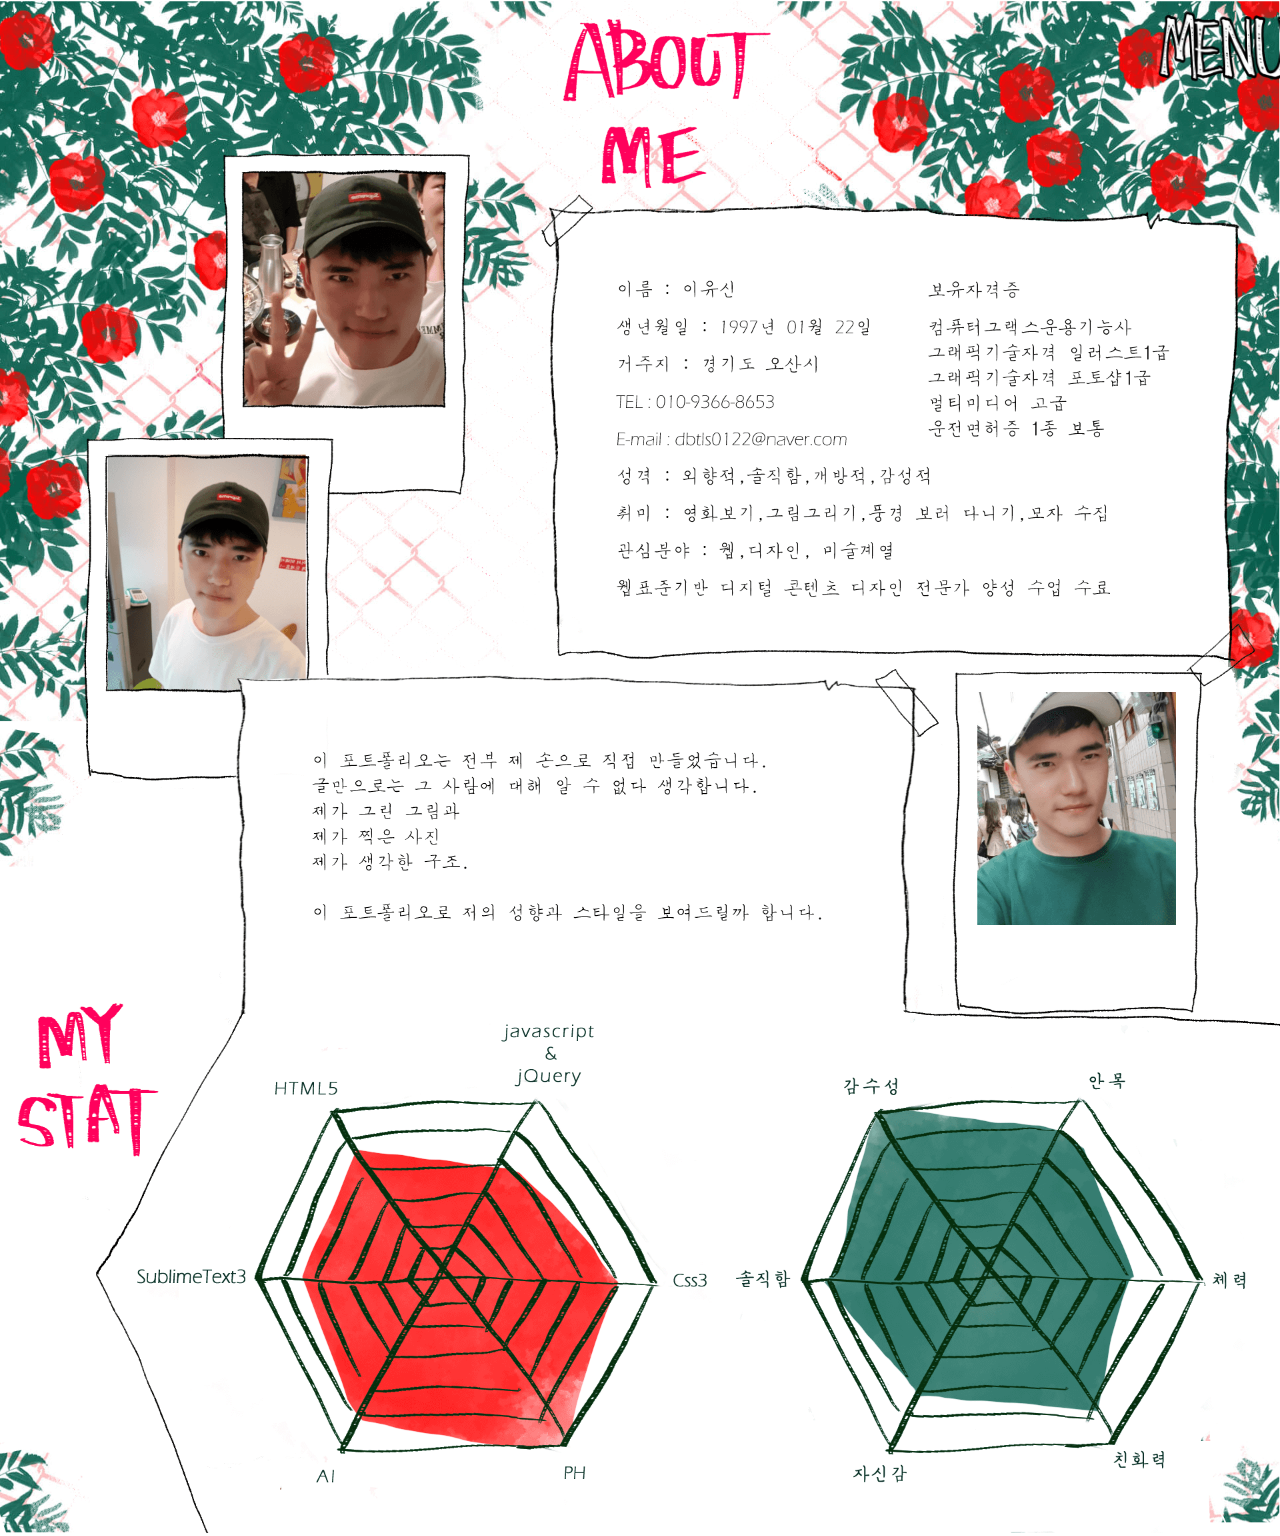
<file: page/aboutme.html>
<!DOCTYPE html>
<html lang="ko">
	<head>

		<meta charset="UTF-8">
			<title>이유신의 포트폴리오 aboutme</title>
				<link rel="stylesheet" type="text/css" href="../common/reset.css">
				<script src="../common/prefixfree.min.js"></script>
				<script src="../common/jquery-3.3.1.min.js"></script>
				<script src="../common/jquery-ui.min.js"></script>
		

				


				<style>
			html,body{margin:0; padding:0; height:100%; width:100%}

			.menu { width:150px; position:absolute; top:10px; right:10px; z-index:999; cursor:pointer; position:fixed;}
			.menu img { width:150px; height:100px;top:0%; left:90%; position:fixed; }
			nav { position:fixed; width:306px; height:100%; right:-306px; top:0; z-index:9999; background:url(../image/long.png) no-repeat;}
			nav .gnb { position:absolute; top:150px; left:40px; }
			nav li { margin:20px 0; cursor:pointer;}
			nav .gnb img { width:240px; }
		
			.open{ position:absolute; background-image:url('../image/menuback.png'); width:140px; height:150px; bottom:-20px; right:-10px; z-index:999; cursor:pointer;}

			.about { width:100%; }

		</style>
			
	</head>

		
	<body>	
		<!-- Image Map Generated by http://www.image-map.net/ -->
<img src="image/aboutmein.png" usemap="#image-map" class="about">

<map name="image-map">
    <area target="" alt="" title="" href="" coords="" shape="rect">
</map>
			<p class="menu"><img src="../image/menu.png" alt="menu"></p> 
			<nav>
				<div class="open"><img src="../image/menuback.png" alt=""></div>   
    
    		<ul class="gnb">
    			<li><a href="aboutme.html"><img src="../image/sidemenu1-1.png"></a></li>
    			<li><a href="mywork.html"><img src="../image/sidemenu2-2.png"></a></li>
    			<li><a href="myart.html"><img src="../image/sidemenu3-3.png"></a></li>
    			<li><a href="../index.html"><img src="../image/gomain.png"></a></li>
    		</ul>
    	</nav>
			
		
			
		
	</body>
	<script>
			$(".open").click(function(){
				$("nav").animate({ right:-306 },400);
			});
			$(".menu").click(function(){
				$("nav").animate({ right:0 },400);
			});
				$('.menu').mouseenter(function(){
				$('.menu>img').attr("src","../image/menuhover.png");
			});

			$('.menu').mouseleave(function(){
				$('.menu>img').attr("src","../image/menu.png");
			});


			$('.open').mouseenter(function(){
				$('.open>img').attr("src","../image/backhover.png");
			});

			$('.open').mouseleave(function(){
				$('.open>img').attr("src","../image/menuback.png");
			});
	</script>		
</html>
</file>
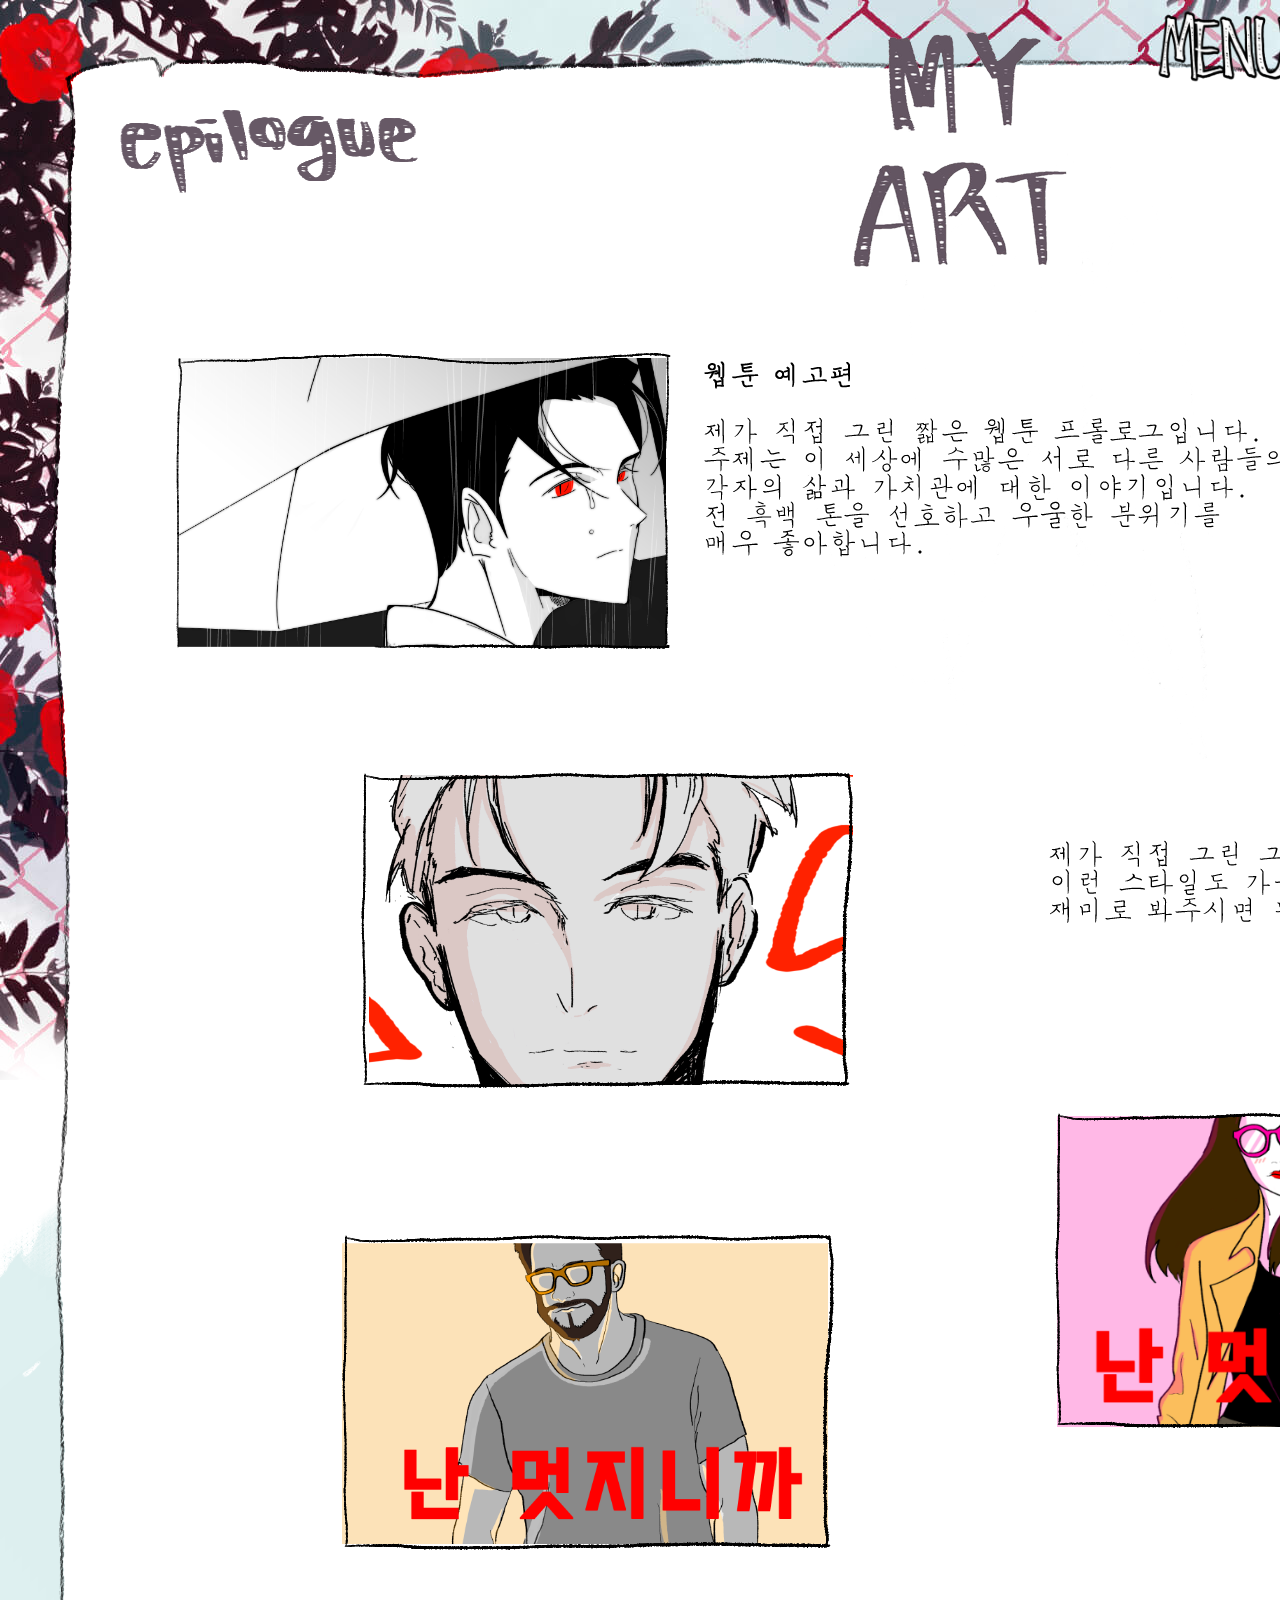
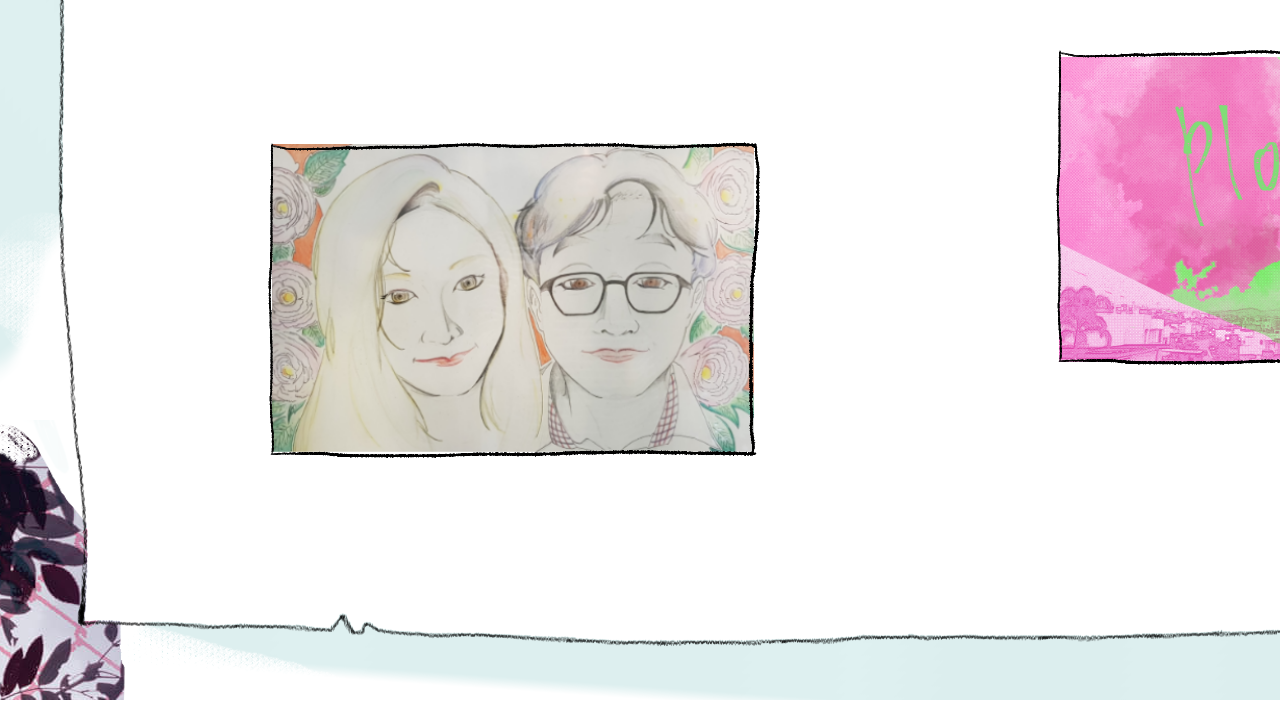
<file: page/myart.html>
<!DOCTYPE html>
<html lang="ko">
	<head>

		<meta charset="UTF-8">
			<title>이유신의 포트폴리오 myart</title>
				<link rel="stylesheet" type="text/css" href="../common/reset.css">
				<script src="../common/prefixfree.min.js"></script>
				<script src="../common/jquery-3.3.1.min.js"></script>
				<script src="../common/jquery-ui.min.js"></script>
		

				


				<style>
			html,body{margin:0; padding:0;height:100%}


			
					.menu { width:150px; position:absolute; top:10px; right:10px; z-index:999; cursor:pointer; position:fixed;}
	
			.menu img { width:150px; height:100px;top:0%; left:90%; position:fixed; }
			nav { position:fixed; width:306px; height:100%; right:-306px; top:0; z-index:9999; background:url(../image/long.png) no-repeat;}
			nav .gnb { position:absolute; top:150px; left:40px; }
			nav li { margin:20px 0; cursor:pointer;}
			nav .gnb img { width:240px; }
		
			.open{ position:absolute; background-image:url('../image/menuback.png'); width:140px; height:150px; bottom:-20px; right:-10px; z-index:999; cursor:pointer;}

			.about { width:100%; }



		</style>
			
	</head>

		
	<body>

		<!-- Image Map Generated by http://www.image-map.net/ -->
<img src="image/myart-in.png" usemap="#image-map">

<map name="image-map">
    <area target="blank" alt="art1" title="art1" href="myart/art1.html" coords="177,358,667,646" shape="rect">
    <area target="blank" alt="art2" title="art2" href="image/z.png" coords="364,780,844,1082" shape="rect">
    <area target="blank" alt="art3" title="art3" href="image/m.png" coords="345,1240,827,1545" shape="rect">
    <area target="blank" alt="art4" title="art4" href="image/w.png" coords="1056,1116,1537,1419" shape="rect">
    <area target="blank" alt="art5" title="art5" href="image/my.png" coords="270,1748,752,2054" shape="rect">
    <area target="blank" alt="art6" title="art6" href="image/plo.png" coords="1054,1653,1542,1959" shape="rect">
</map>
<p class="menu"><img src="../image/menu.png" alt="menu"></p> 
			<nav>
				<div class="open"><img src="../image/menuback.png" alt=""></div>   
    
    		<ul class="gnb">
    			<li><a href="aboutme.html"><img src="../image/sidemenu1-1.png"></a></li>
    			<li><a href="mywork.html"><img src="../image/sidemenu2-2.png"></a></li>
    			<li><a href="myart.html"><img src="../image/sidemenu3-3.png"></a></li>
    			<li><a href="../index.html"><img src="../image/gomain.png"></a></li>
    		</ul>
    	</nav>
			

			
			
		
	</body>
	<script>
			$(".open").click(function(){
				$("nav").animate({ right:-306 },400);
			});
			$(".menu").click(function(){
				$("nav").animate({ right:0 },400);
			});


			$('.menu').mouseenter(function(){
				$('.menu>img').attr("src","../image/menuhover.png");
			});

			$('.menu').mouseleave(function(){
				$('.menu>img').attr("src","../image/menu.png");
			});


			$('.open').mouseenter(function(){
				$('.open>img').attr("src","../image/backhover.png");
			});

			$('.open').mouseleave(function(){
				$('.open>img').attr("src","../image/menuback.png");
			});
	</script>		
</html>
</file>
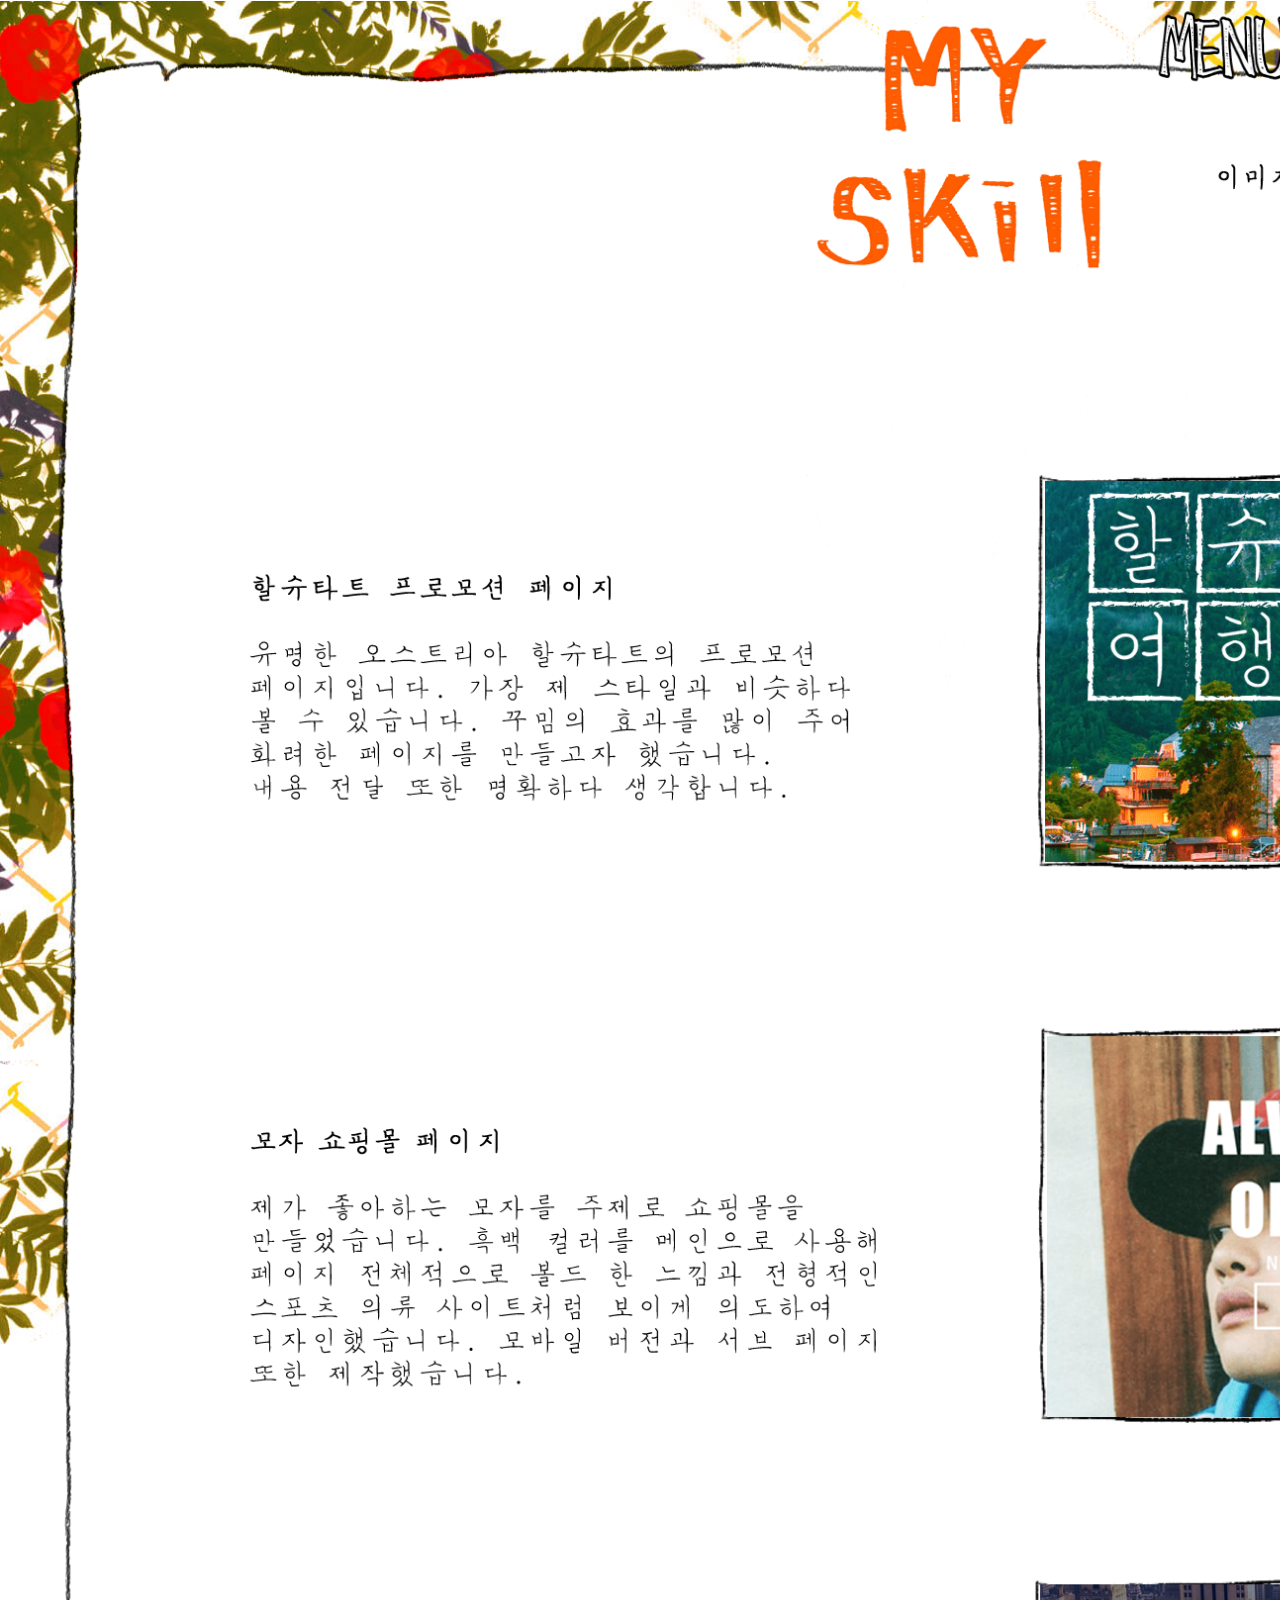
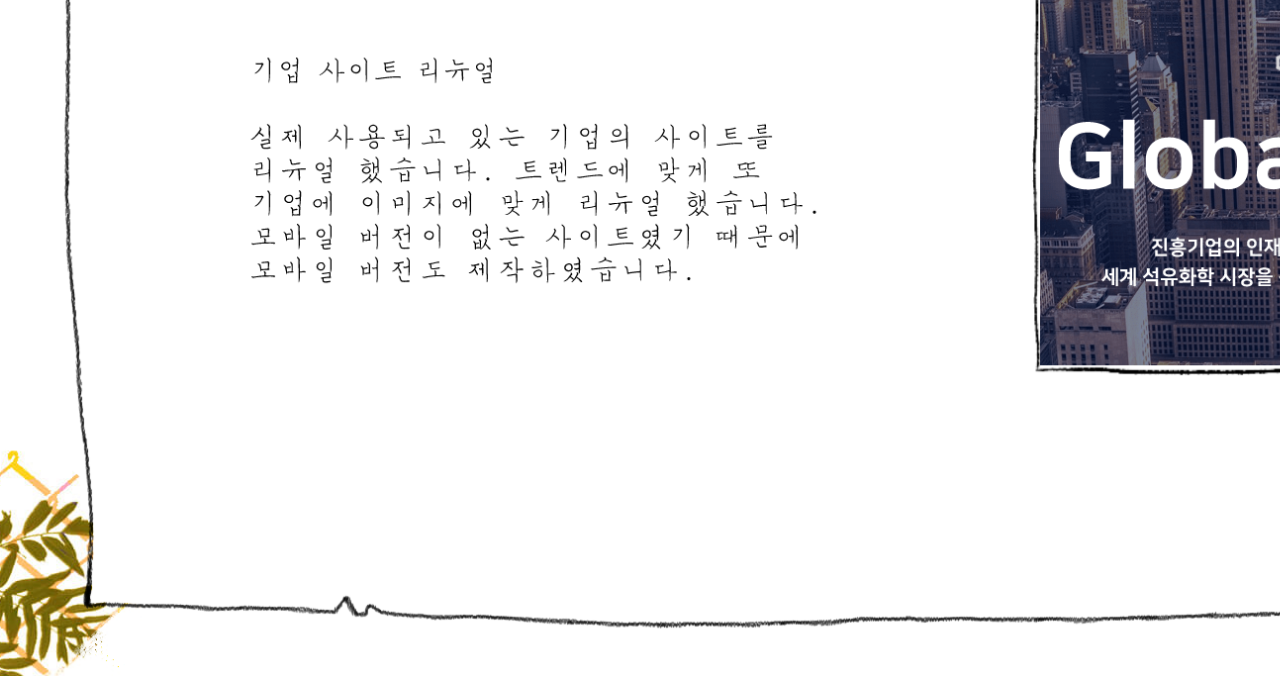
<file: page/mywork.html>
<!DOCTYPE html>
<html lang="ko">
	<head>

		<meta charset="UTF-8">
			<title>이유신의 포트폴리오 mywork</title>
				<link rel="stylesheet" type="text/css" href="../common/reset.css">
				<script src="../common/prefixfree.min.js"></script>
				<script src="../common/jquery-3.3.1.min.js"></script>
				<script src="../common/jquery-ui.min.js"></script>
		

				


				<style>
			html,body{height:100%; margin:0; padding:0;}

			body>img { max-width:1900px; }
		
					.menu { width:150px; position:absolute; top:10px; right:10px; z-index:999; cursor:pointer; position:fixed;}
	
			.menu img { width:150px; height:100px;top:0%; left:90%; position:fixed; }
			nav { position:fixed; width:306px; height:100%; right:-306px; top:0; z-index:9999; background:url(../image/long.png) no-repeat;}
			nav .gnb { position:absolute; top:150px; left:40px; }
			nav li { margin:20px 0; cursor:pointer;}
			nav .gnb img { width:240px; }
		
			.open{ position:absolute;width:140px; height:150px; bottom:-20px; right:0px; z-index:999; cursor:pointer;}

			.about { width:100%; }


	
			

		</style>
			
	</head>

	
	<body>
<!-- Image Map Generated by http://www.image-map.net/ -->
<img src="image/myskill-in.png" usemap="#image-map">

<map name="image-map">
    <area target="blank" alt="hal" title="hal" href="mywork/halsutatt.html" coords="1054,484,1661,869" shape="rect">
    <area target="blank" alt="cap" title="cap" href="mywork/cap.html" coords="1051,1047,1661,1431" shape="rect">
    <area target="blank" alt="renewal" title="renewal" href="mywork/renewal.html" coords="1051,1598,1654,1980" shape="rect">
</map>
		
<p class="menu"><img src="../image/menu.png" alt="menu"></p> 
			<nav>
				<div class="open"><img src="../image/menuback.png" alt=""></div>   
    
    		<ul class="gnb">
    			<li><a href="aboutme.html"><img src="../image/sidemenu1-1.png"></a></li>
    			<li><a href="mywork.html"><img src="../image/sidemenu2-2.png"></a></li>
    			<li><a href="myart.html"><img src="../image/sidemenu3-3.png"></a></li>
    			<li><a href="../index.html"><img src="../image/gomain.png"></a></li>
    		</ul>
    	</nav>
			
			
			
			
			
		
	</body>
	<script>



			$(".open").click(function(){
				$("nav").animate({ right:-306 },400);
			});
			$(".menu").click(function(){
				$("nav").animate({ right:0 },400);
			});


			$('.menu').mouseenter(function(){
				$('.menu>img').attr("src","../image/menuhover.png");
			});

			$('.menu').mouseleave(function(){
				$('.menu>img').attr("src","../image/menu.png");
			});


			$('.open').mouseenter(function(){
				$('.open>img').attr("src","../image/backhover.png");
			});

			$('.open').mouseleave(function(){
				$('.open>img').attr("src","../image/menuback.png");
			});

             $('li').mouseenter(function(){
			    $('li>img').attr("src","../image/menuback.png");
			});

			
	</script>		
</html>
</file>
